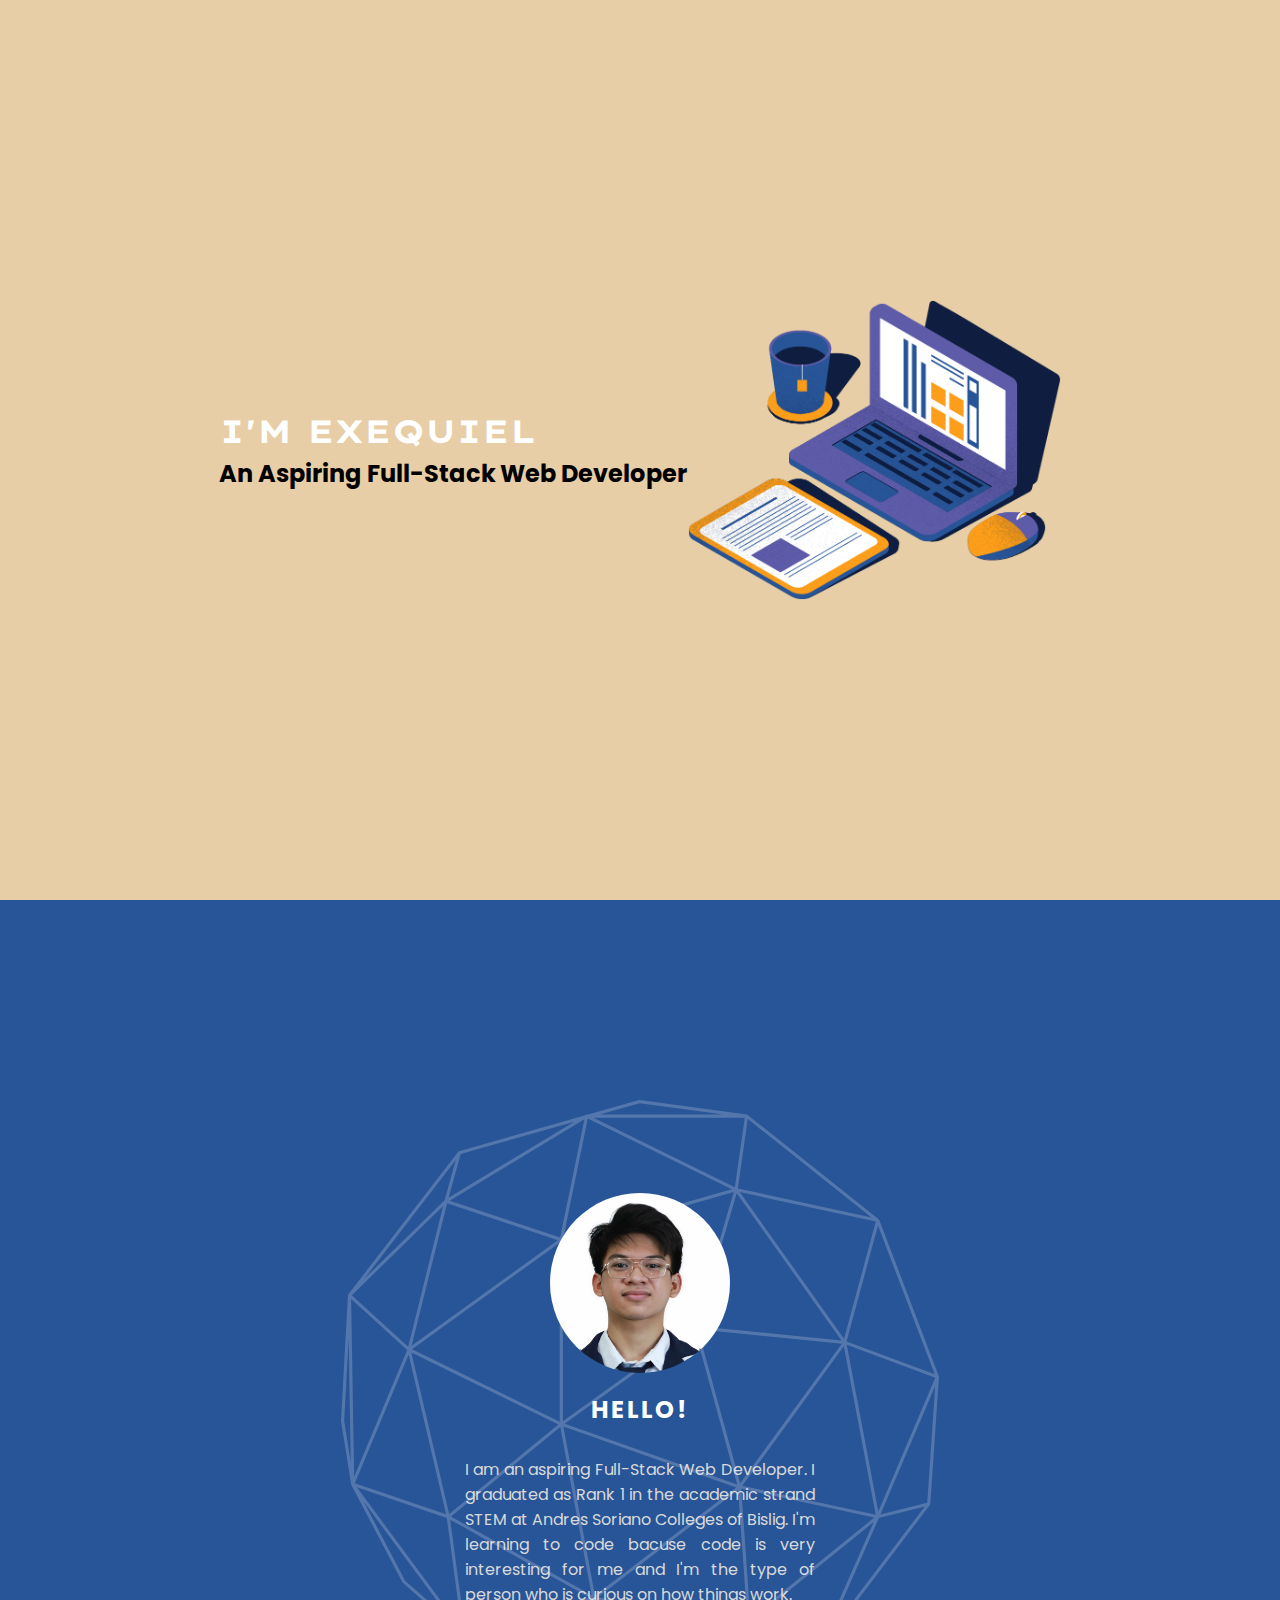
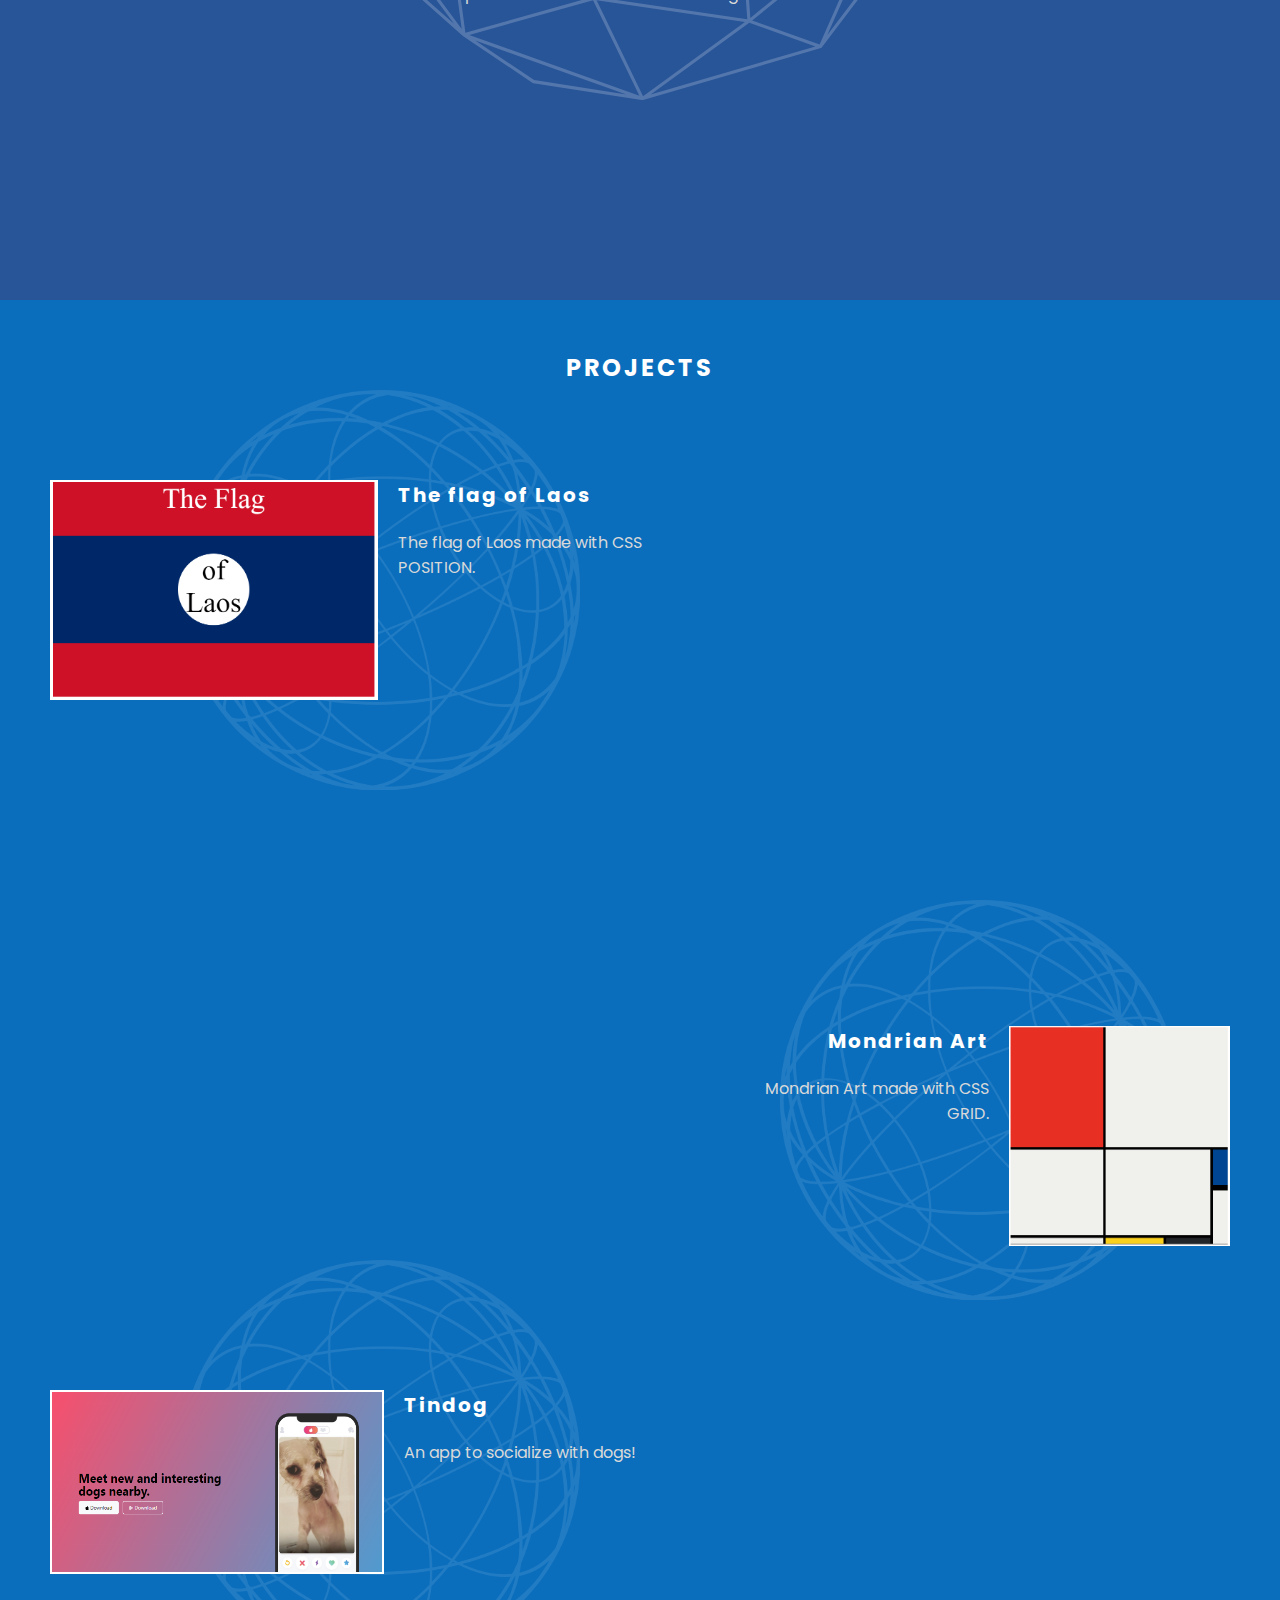
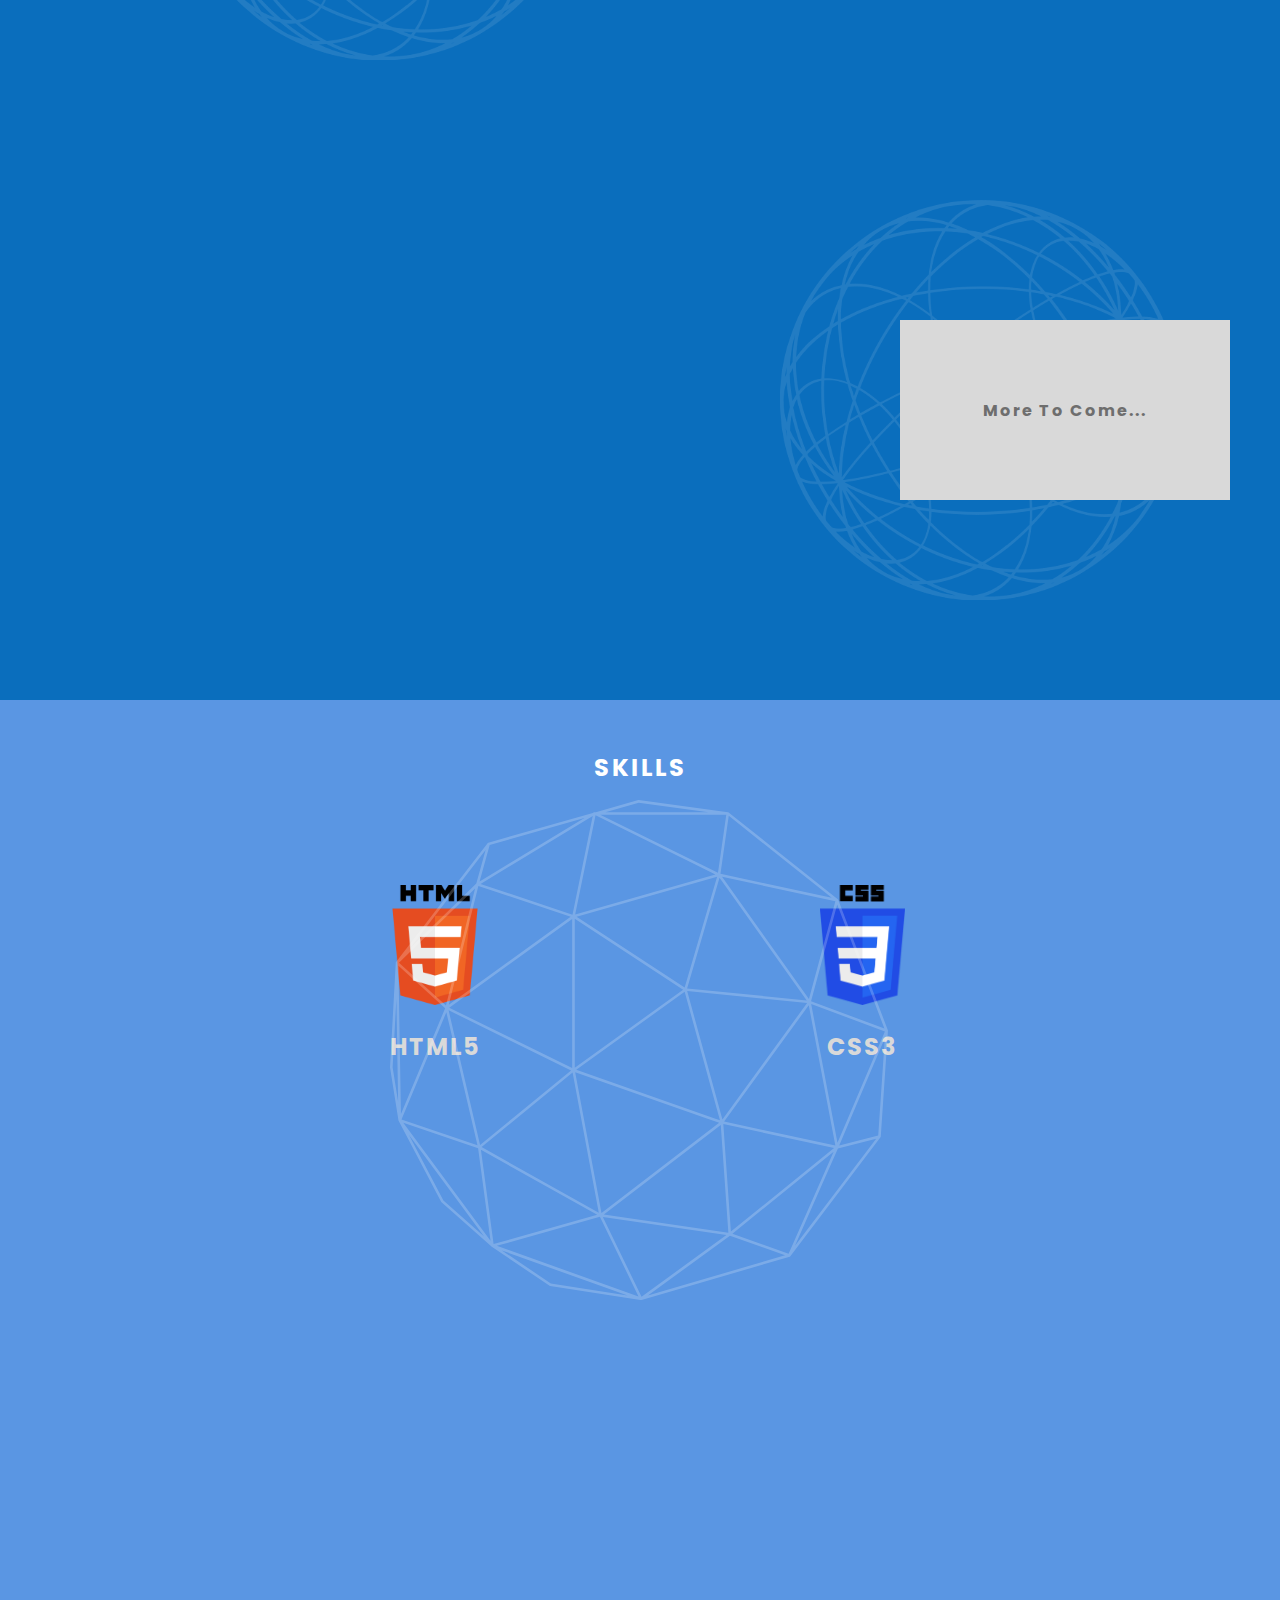
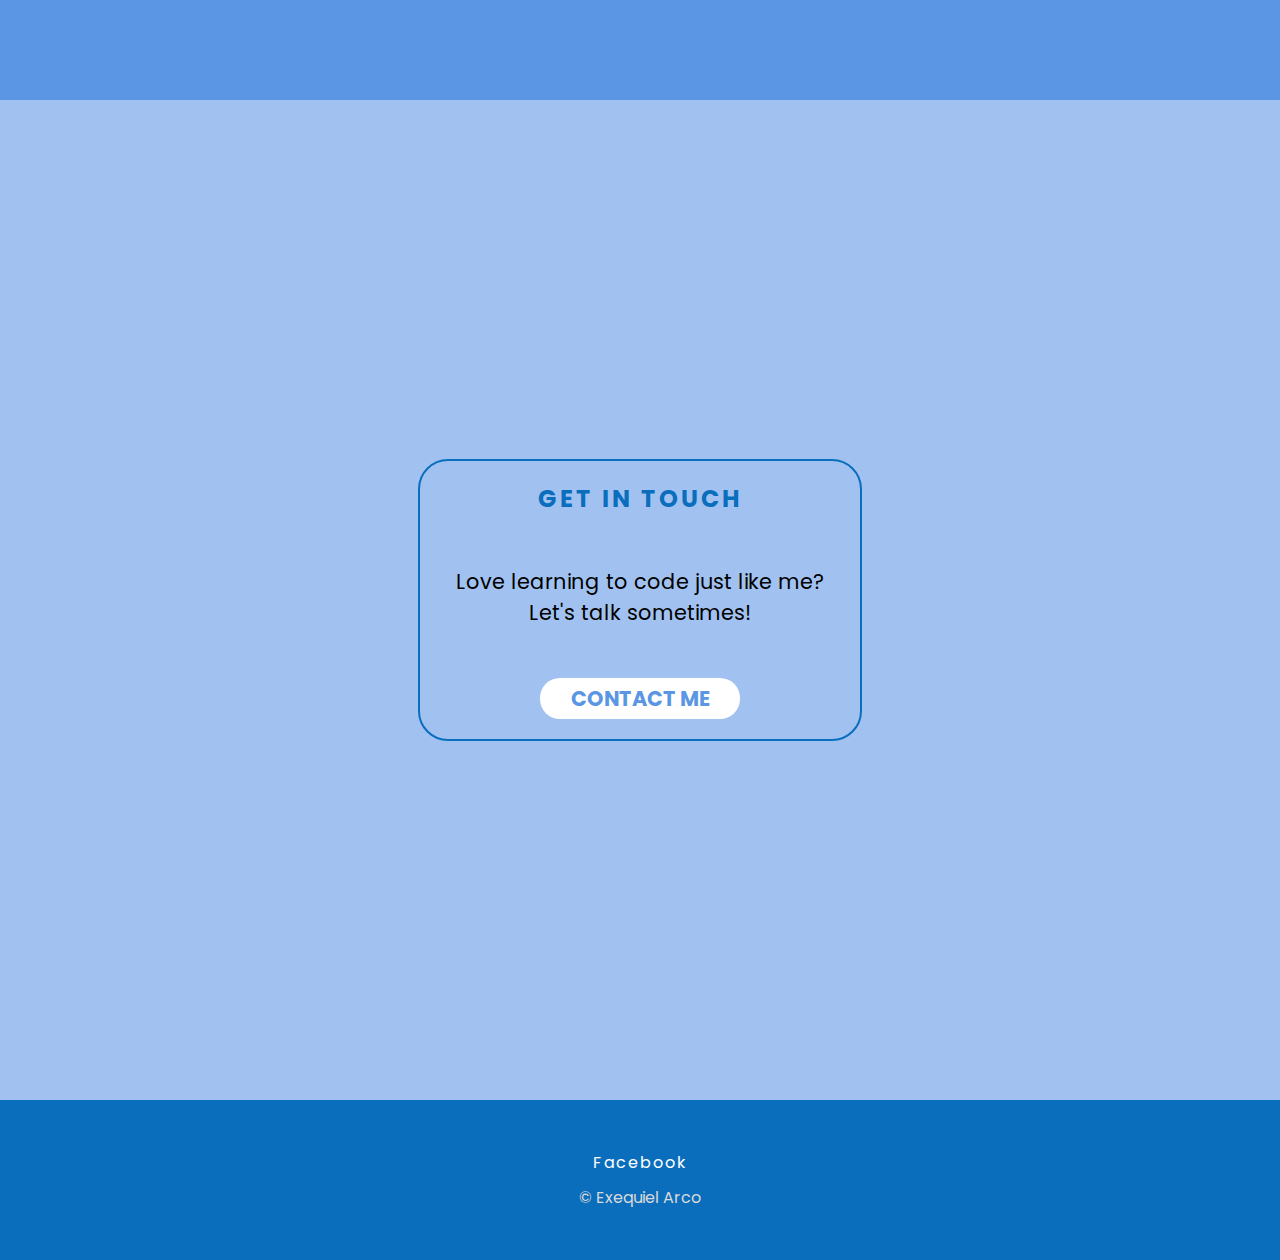
<file: index.html>
<!DOCTYPE html>
<html lang="en">
<head>
  <meta charset="UTF-8">
  <meta name="viewport" content="width=device-width, initial-scale=1.0">
  <link rel="stylesheet" href="style.css">
  <title>Personal Website Project</title>
</head>
  
  <div class="top-container">
    <div class="top-container-contents">
      <h1 class="name">I'M EXEQUIEL</h1>
      <h2 class="name-sub-heading">An Aspiring Full-Stack Web Developer</h2>
    </div>
    <img src="./images/a2a51aae-9ea3-49cb-b328-657bd800af7e.png" alt="laptop-image" class="laptop-image">
  </div>

  <div class="second-container">
      <img src="./images/357618589_1390358414860520_4460185283256154709_n.jpg" alt="Exequiel's pcture" class="profile-image">
      <div class="second-container-texts">
        <h2 class="hello-sub-heading">HELLO!</h2>
        <p class="about-me">
          I am an aspiring Full-Stack Web Developer. I graduated as Rank 1 in the academic strand STEM at Andres Soriano Colleges of Bislig. I'm learning to code bacuse code is very interesting for me and I'm the type of person who is curious on how things work.
        </p>
      </div>
    <img src="./images/s2-1.svg" alt="abstract background picture" class="abstract-background-picture-1">
  </div> 

  <div class="third-container">
    <h2 class="projects-sub-heading">
      PROJECTS
    </h2>

    <img src="./images/2nd-bg.webp" alt="abstract background picture" class="abstract-background-picture-2a">
    <div class="first-project">
      <a href="./projects/flag.html" target="_blank">
        <img src="./images/flag-of-laos.png" alt="flag of laos" class="flag-of-laos-picture">
      </a>
      <div class="project-description-container">
        <a href="./projects/flag.html" target="_blank" class="project-titles">
          <p class="project-name">The flag of Laos</p>
        </a>
        <p class="project-description">
          The flag of Laos  made with CSS POSITION.
        </p>
      </div>
    </div>

    <img src="./images/2nd-bg.webp" alt="abstract background picture" class="abstract-background-picture-2b">
    <div class="second-project">
      <div class="project2-description-container">
        <a href="./projects/mondiran.html" target="_blank" class="project-titles">
          <p class="project2-name">Mondrian Art</p>
        </a>
        <p class="project2-description">
          Mondrian Art made with CSS GRID.
        </p>
      </div>
      <a href="./projects/mondiran.html" target="_blank">
        <img src="./images/mondrian.png" alt="modrian art picture" class="modrian-art-picture">
      </a>
    </div>

    
  </div>

  <div class="third-container-2">
    <img src="./images/2nd-bg.webp" alt="abstract background picture" class="abstract-background-picture-2c">
    <div class="third-project">
      <a href="./projects/tindog.html" target="_blank">
        <img src="images/tindog.png" alt="tindog website" class="tindog-picture">
      </a>
      
      <div class="project3-description-container">
        <a href="./projects/tindog.html" target="_blank" class="project-titles">
          <p class="project3-name">Tindog</p>
        </a>
        <p class="project3-description">
          An app to socialize with dogs!
        </p>
      </div>
    </div>

    <img src="./images/2nd-bg.webp" alt="abstract background picture" class="abstract-background-picture-2d">
    <div class="fourth-project">
      <div class="project4-description-container">
        <p class="project4-name">More To Come...</p>
      </div>
    </div>
  </div>

  <div class="fifth-container">
    <img src="./images/s2-1.svg" alt="abstract background picture" class="abstract-background-picture-5th">
    <h2 class="skills-sub-heading">SKILLS</h2>
    <div class="skills-container">
      <div class="html">
        <img src="./images/HTML5_logo_and_wordmark.svg.png" alt="html5 logo" class="html-logo logo">
        <h2 class="t-html">HTML5</h2>
      </div>
      <div class="css">
        <img src="./images/css_logo.png" alt="css logo" class="css-logo logo">
        <h2 class="t-css">CSS3</h2>
      </div>
    </div>
  </div>

  <div class="sixth-container">
    <div class="sixth-container-contents">
      <h2 class="get-in-touch">
        GET IN TOUCH
      </h2>
      <p class="short-description">
        Love learning to code just like me? Let's talk sometimes!
      </p>
      <button class="contact-me-button">
        CONTACT ME
      </button>
    </div>
  </div>

  <div class="footer">
    <a href="https://www.facebook.com/x232426" class="facebook-link" target="_blank">
      Facebook
    </a>
    <div class="credits">
      © Exequiel Arco
    </div>
  </div>
</body>
</html>
</file>
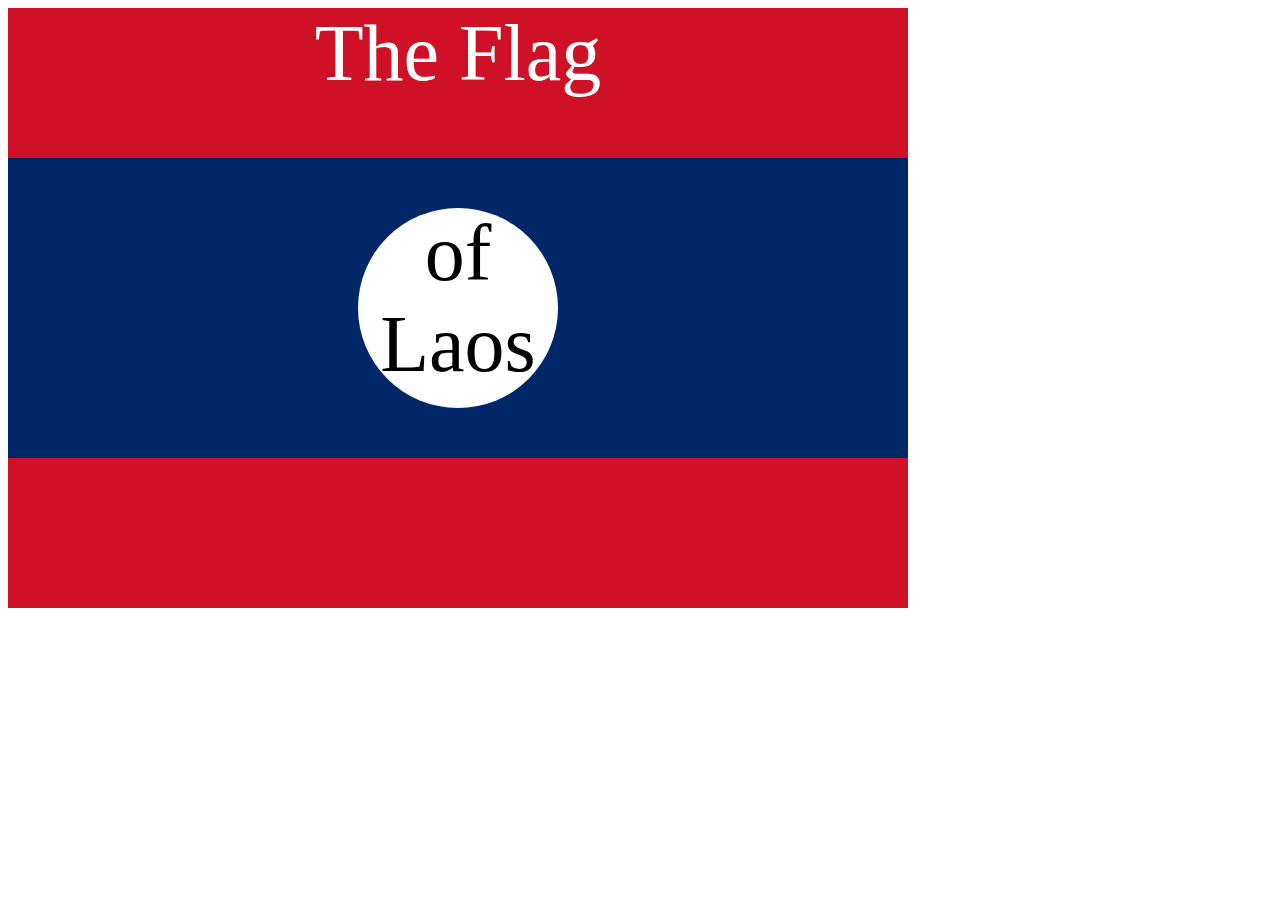
<file: projects/flag.html>
<!DOCTYPE html>
<html lang="en">

<head>
  <meta charset="UTF-8">
  <title>CSS Flag Project</title>
  <style>
    .flag {
      background-color: rgb(206, 17, 38);
      width: 900px;
      height: 600px;
      position: relative;
    }

    .flag > div {
      background-color: rgb(0, 40, 104);
      height: 300px;
      width: 100%;
      position: absolute;
      top: 150px;
    }

    .flag > div > div {
      background-color: white;
      height: 200px;
      width: 200px;
      border-radius: 50%;
      position: relative;
      top: 50px;
      left: 350px;
    }

    p {
      color: white;
      font-size: 5rem;
      text-align: center;
      padding: 0;
      margin: 0;
    }

    .flag > div > div > p {
      color: black;
    }
  </style>
</head>

<body>
  <div class="flag">
    <p>The Flag</p>
    <div>
      <div>
        <p>of Laos</p>
      </div>
    </div>
  </div>
</body>

</html>
</file>
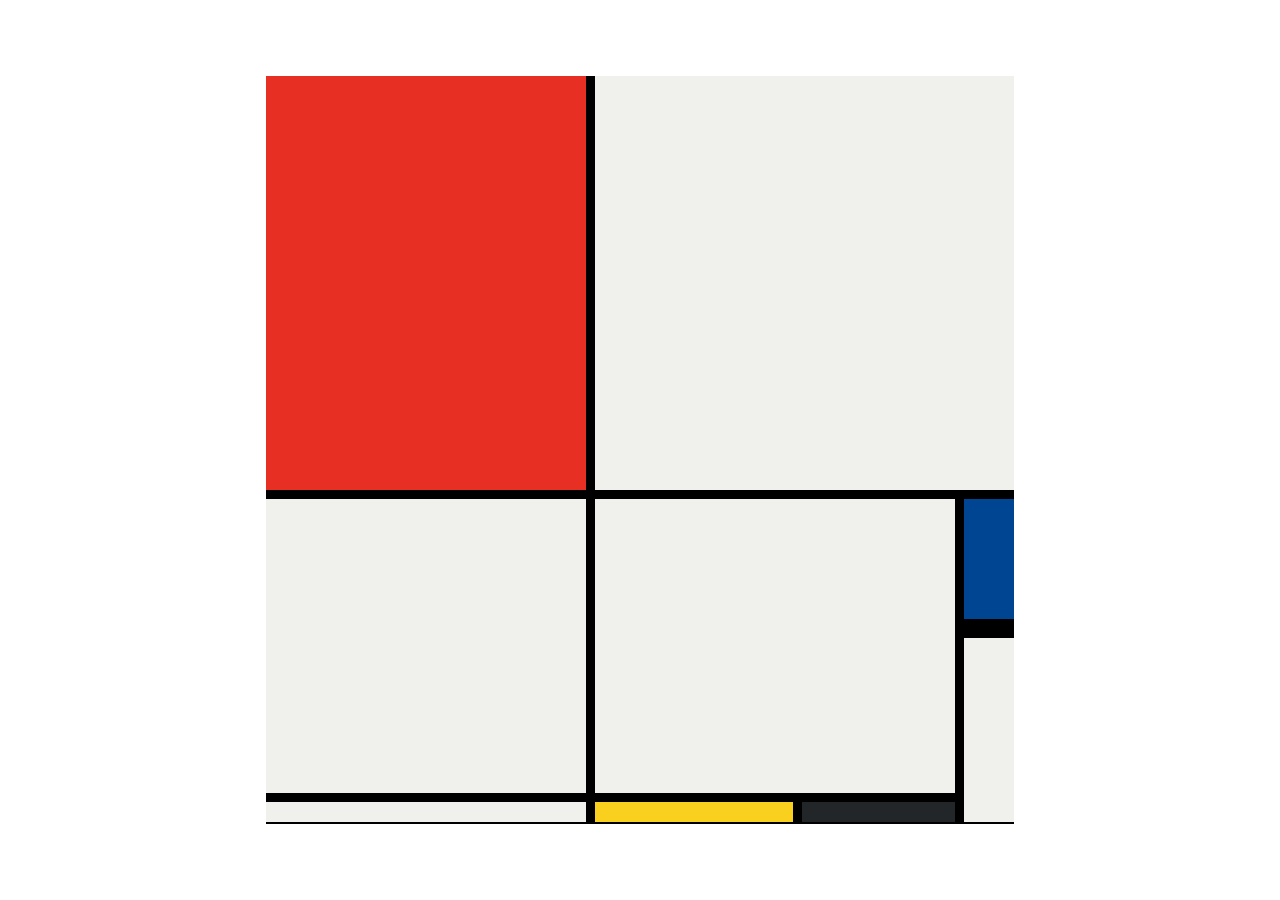
<file: projects/mondiran.html>
<!DOCTYPE html>
<html lang="en">

<head>
  <meta charset="UTF-8">
  <meta name="viewport" content="width=device-width, initial-scale=1.0">
  <title>Mondrian Project</title>
  <style>

    body {
      display: flex;
      justify-content: center;
      align-items: center;
      height: 100vh;
      margin: 0;
      padding: 0;
    }

    .grid-container {
      background-color: #000;
      height: 748px;
      width: 748px;
      display: grid;
      grid-template-columns: 320px 198px 153px 50px;
      grid-template-rows: 414px 130px 155px 20px;
      gap: 9px;
    }

    .item {
      background-color:  #F0F1EC;
    }

    .red {
      background-color: #E72F24;
      grid-area: 1 / 1 / 1 / 1;
    }

    .white1 {
      background-color: #F0F1EC;
      grid-column: span 3;
    }

    .white2 {
      grid-row: span 2;
    }

    .white3 {
      /* grid-area: 2 / 2 / 4 / 4; */
      grid-column: span 2;
      grid-row: span 2;
    }

    .white4 {
      /* grid-row: span 2; */
      grid-area: 3 / 4 / 5 / 5;
    }

    .blue {
      background-color: #004592;
      border-bottom: 10px solid black;
    }

    .yellow {
      background-color: #F9D01E;

    }

    .black {
      background-color: #232629;
    }
  </style>
</head>

<body>
  <div class="grid-container">
    <div class="item red"></div>
    <div class="item white1"></div>
    <div class="item white2"></div>
    <div class="item white3"></div>

    <div class="item blue"></div>
    <div class="item white4"></div>

    <div class="item"></div>
    <div class="item yellow"></div>
    <div class="item black"></div>
  </div>
</body>

</html>
</file>
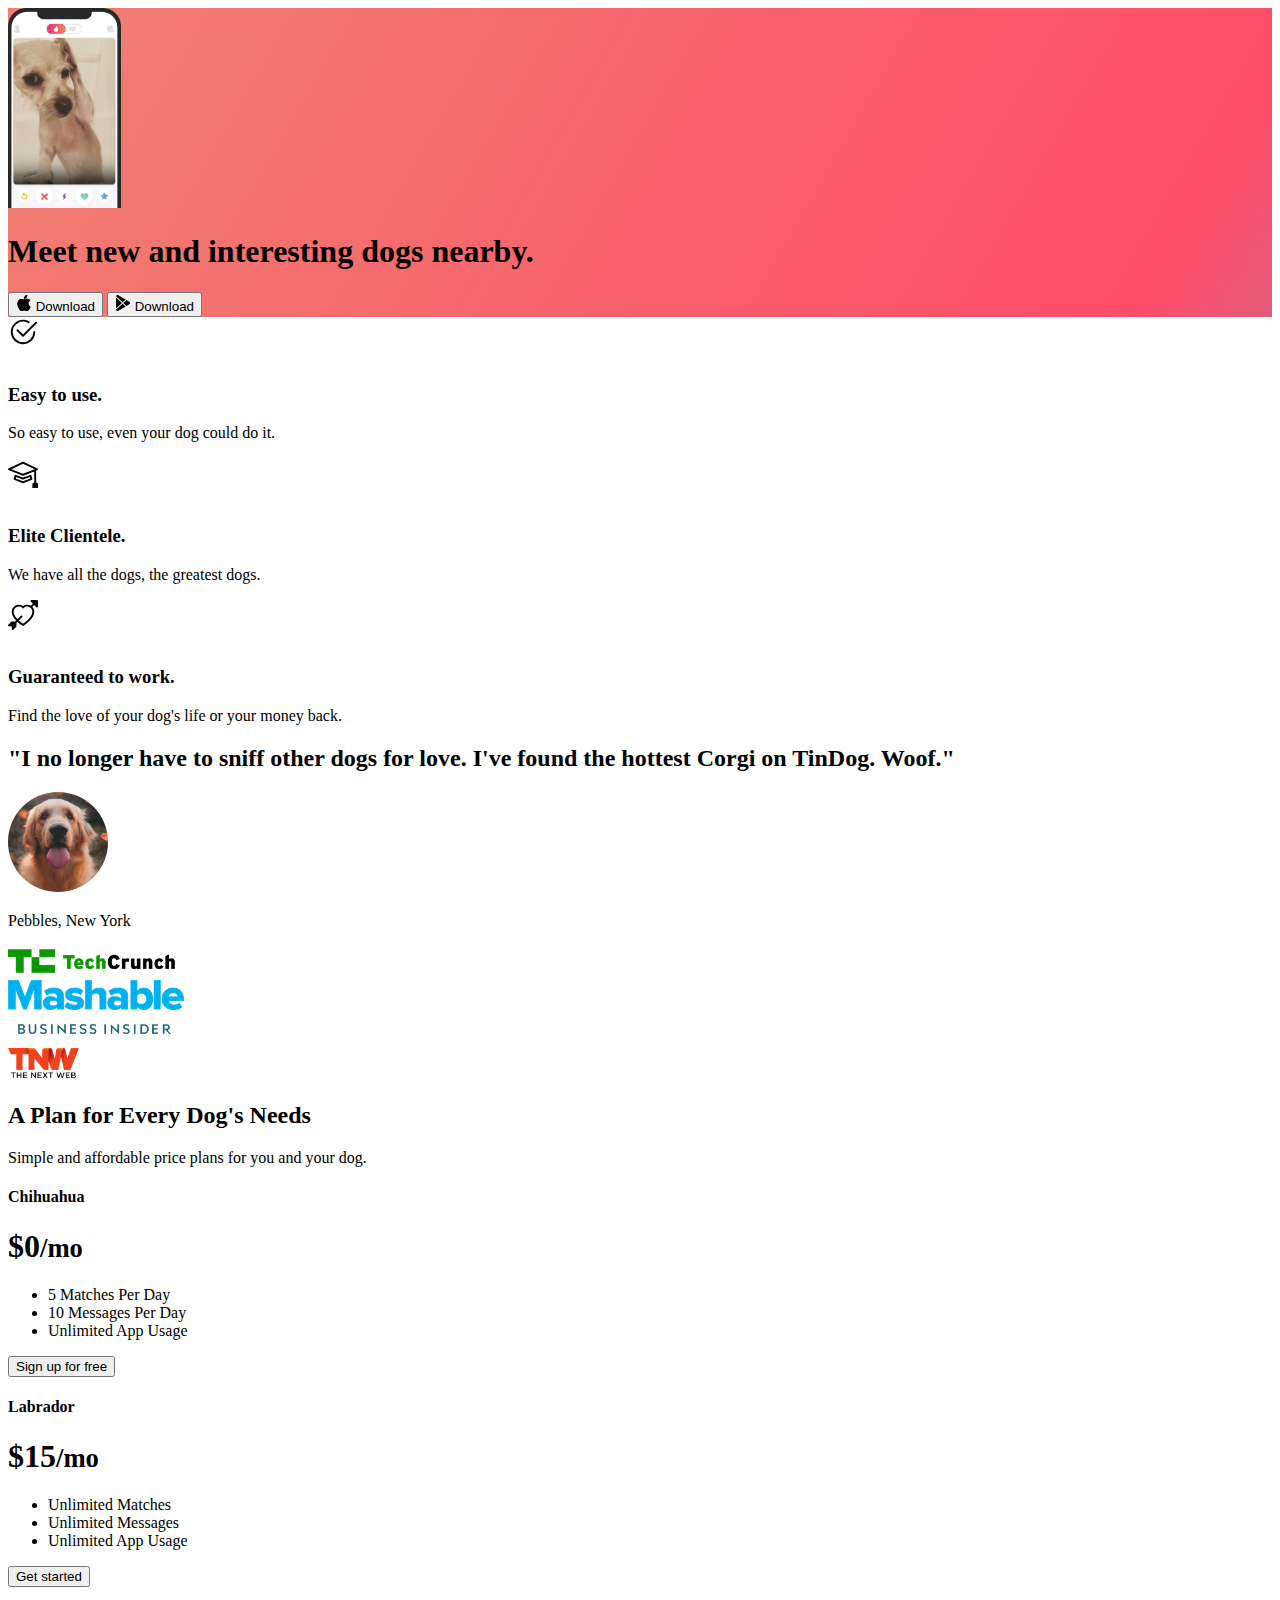
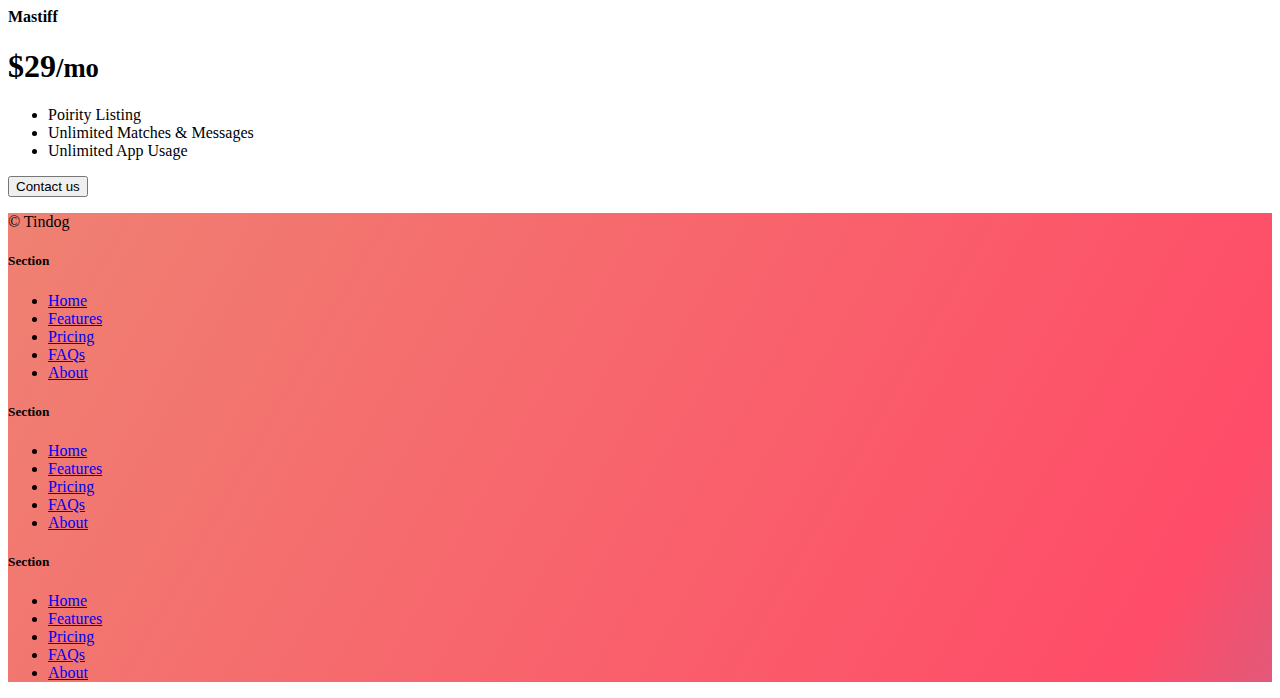
<file: projects/tindog.html>
<!DOCTYPE html>
<html lang="en">

<head>
  <meta charset="UTF-8">
  <meta name="viewport" content="width=device-width, initial-scale=1.0">
  <title>TinDog</title>
  <link href="https://cdn.jsdelivr.net/npm/bootstrap@5.3.0/dist/css/bootstrap.min.css" rel="stylesheet" integrity="sha384-9ndCyUaIbzAi2FUVXJi0CjmCapSmO7SnpJef0486qhLnuZ2cdeRhO02iuK6FUUVM" crossorigin="anonymous">
  <link rel="stylesheet" href="./style.css">
</head>

<body>
  <!-- Title -->
  <section id="title" class="gradient-background">
    <div class="container col-xxl-8 px-4 pt-5">
      <div class="row flex-lg-row-reverse align-items-center g-5 pt-5">
        <div class="col-10 col-sm-8 col-lg-6">
          <img src="./images/iphone.png" class="d-block mx-lg-auto img-fluid" alt="Bootstrap Themes" height="200" loading="lazy">
        </div>
        <div class="col-lg-6">
          <h1 class="display-5 fw-bold text-body-emphasis lh-1 mb-3">Meet new and interesting dogs nearby.</h1>
          <div class="d-grid gap-2 d-md-flex justify-content-md-start">
            <button type="button" class="btn btn-light btn-lg px-4 me-md-2">
              <svg xmlns="http://www.w3.org/2000/svg" width="16" height="16" fill="currentColor" class="bi bi-apple mb-1" viewBox="0 0 16 16">
                <path d="M11.182.008C11.148-.03 9.923.023 8.857 1.18c-1.066 1.156-.902 2.482-.878 2.516.024.034 1.52.087 2.475-1.258.955-1.345.762-2.391.728-2.43Zm3.314 11.733c-.048-.096-2.325-1.234-2.113-3.422.212-2.189 1.675-2.789 1.698-2.854.023-.065-.597-.79-1.254-1.157a3.692 3.692 0 0 0-1.563-.434c-.108-.003-.483-.095-1.254.116-.508.139-1.653.589-1.968.607-.316.018-1.256-.522-2.267-.665-.647-.125-1.333.131-1.824.328-.49.196-1.422.754-2.074 2.237-.652 1.482-.311 3.83-.067 4.56.244.729.625 1.924 1.273 2.796.576.984 1.34 1.667 1.659 1.899.319.232 1.219.386 1.843.067.502-.308 1.408-.485 1.766-.472.357.013 1.061.154 1.782.539.571.197 1.111.115 1.652-.105.541-.221 1.324-1.059 2.238-2.758.347-.79.505-1.217.473-1.282Z"></path>
                <path d="M11.182.008C11.148-.03 9.923.023 8.857 1.18c-1.066 1.156-.902 2.482-.878 2.516.024.034 1.52.087 2.475-1.258.955-1.345.762-2.391.728-2.43Zm3.314 11.733c-.048-.096-2.325-1.234-2.113-3.422.212-2.189 1.675-2.789 1.698-2.854.023-.065-.597-.79-1.254-1.157a3.692 3.692 0 0 0-1.563-.434c-.108-.003-.483-.095-1.254.116-.508.139-1.653.589-1.968.607-.316.018-1.256-.522-2.267-.665-.647-.125-1.333.131-1.824.328-.49.196-1.422.754-2.074 2.237-.652 1.482-.311 3.83-.067 4.56.244.729.625 1.924 1.273 2.796.576.984 1.34 1.667 1.659 1.899.319.232 1.219.386 1.843.067.502-.308 1.408-.485 1.766-.472.357.013 1.061.154 1.782.539.571.197 1.111.115 1.652-.105.541-.221 1.324-1.059 2.238-2.758.347-.79.505-1.217.473-1.282Z"></path>
              </svg> Download
            </button>
            <button type="button" class="btn btn-outline-light btn-lg px-4">
              <svg xmlns="http://www.w3.org/2000/svg" width="16" height="16" fill="currentColor" class="bi bi-google-play mb-1" viewBox="0 0 16 16">
                <path d="M14.222 9.374c1.037-.61 1.037-2.137 0-2.748L11.528 5.04 8.32 8l3.207 2.96 2.694-1.586Zm-3.595 2.116L7.583 8.68 1.03 14.73c.201 1.029 1.36 1.61 2.303 1.055l7.294-4.295ZM1 13.396V2.603L6.846 8 1 13.396ZM1.03 1.27l6.553 6.05 3.044-2.81L3.333.215C2.39-.341 1.231.24 1.03 1.27Z"></path>
              </svg> Download
            </button>
          </div>
        </div>
      </div>
    </div>
  </section>
  <!-- Features -->
  <section id="features">
    <div class="container mt-5">
      <div class="row g-4 py-5 row-cols-1 row-cols-lg-3">
        <div class="col d-flex align-items-start">
          <div class="icon-square text-body-emphasis bg-body-secondary d-inline-flex align-items-center justify-content-center fs-4 flex-shrink-0 me-3">
            <img src="./small-icons/check2-circle.svg" alt="checked circle" height="30">
          </div>
          <div>
            <h3 class="fs-2 text-body-emphasis">Easy to use.</h3>
            <p>So easy to use, even your dog could do it.</p>
          </div>
        </div>
        <div class="col d-flex align-items-start">
          <div class="icon-square text-body-emphasis bg-body-secondary d-inline-flex align-items-center justify-content-center fs-4 flex-shrink-0 me-3">
            <img src="./small-icons/mortarboard.svg" alt="hat" height="30">
          </div>
          <div>
            <h3 class="fs-2 text-body-emphasis">Elite Clientele.</h3>
            <p>We have all the dogs, the greatest dogs.</p>
          </div>
        </div>
        <div class="col d-flex align-items-start">
          <div class="icon-square text-body-emphasis bg-body-secondary d-inline-flex align-items-center justify-content-center fs-4 flex-shrink-0 me-3">
            <img src="./small-icons/arrow-through-heart.svg" alt="arrow-through-heart" height="30">
          </div>
          <div>
            <h3 class="fs-2 text-body-emphasis">Guaranteed to work.</h3>
            <p>Find the love of your dog's life or your money back.</p>
          </div>
        </div>
      </div>
    </div>
  </section>
  <!-- Testimonial -->
  <section id="testimonial">
    <div class="my-5">
      <div class="p-5 text-center bg-body-tertiary">
        <div class="container py-5">
          <h2 class="text-body-emphasis">"I no longer have to sniff other dogs for love. I've found the hottest Corgi on
            TinDog. Woof."</h2>
          <img class="profile-img mt-5" src="./images/dog-img.jpg" alt="dog image">
          <p class="col-lg-8 mx-auto lead mt-2">
            Pebbles, New York
          </p>
        </div>

        <div class="container">
          <div class="row">
            <div class="col-lg-3 col-sm-12">
              <img src="./images/techcrunch.png" alt="techcrunch" height="30">
            </div>
            <div class="col-lg-3 col-sm-12">
              <img src="./images/mashable.png" alt="mashable" height="30">
            </div>
            <div class="col-lg-3 col-sm-12">
              <img src="./images/bizinsider.png" alt="bizinsider" height="30">
            </div>
            <div class="col-lg-3 col-sm-12">
              <img src="./images/tnw.png" alt="tnw" height="30">
            </div>
          </div>
        </div>
      </div>
    </div>
  </section>
  <!-- Pricing -->
  <section id="pricing">
    <div class="container">
      <header>
        <div class="pricing-header p-3 pb-md-4 mx-auto text-center">
          <h2 class="display-4 fw-normal text-body-emphasis">A Plan for Every Dog's Needs</h2>
          <p class="fs-5 text-body-secondary">Simple and affordable price plans for you and your dog.</p>
        </div>
      </header>
        <div class="row row-cols-1 row-cols-md-3 mb-3 text-center">
          <div class="col">
            <div class="card mb-4 rounded-3 shadow-sm">
              <div class="card-header py-3">
                <h4 class="my-0 fw-normal">Chihuahua</h4>
              </div>
              <div class="card-body">
                <h1 class="card-title pricing-card-title">$0<small class="text-body-secondary fw-light">/mo</small></h1>
                <ul class="list-unstyled mt-3 mb-4">
                  <li>5 Matches Per Day</li>
                  <li>10 Messages Per Day</li>
                  <li>Unlimited App Usage</li>
                </ul>
                <button type="button" class="w-100 btn btn-lg btn-outline-dark" >Sign up for free</button>
              </div>
            </div>
          </div>
          <div class="col">
            <div class="card mb-4 rounded-3 shadow-sm">
              <div class="card-header py-3">
                <h4 class="my-0 fw-normal">Labrador</h4>
              </div>
              <div class="card-body">
                <h1 class="card-title pricing-card-title">$15<small class="text-body-secondary fw-light">/mo</small></h1>
                <ul class="list-unstyled mt-3 mb-4">
                  <li>Unlimited Matches</li>
                  <li>Unlimited Messages</li>
                  <li>Unlimited App Usage</li>
                </ul>
                <button type="button" class="w-100 btn btn-lg btn-dark">Get started</button>
              </div>
            </div>
          </div>
          <div class="col">
            <div class="card mb-4 rounded-3 shadow-sm border-dark">
              <div class="card-header py-3 text-bg-dark border-dark">
                <h4 class="my-0 fw-normal">Mastiff</h4>
              </div>
              <div class="card-body">
                <h1 class="card-title pricing-card-title">$29<small class="text-body-secondary fw-light">/mo</small></h1>
                <ul class="list-unstyled mt-3 mb-4">
                  <li>Poirity Listing</li>
                  <li>Unlimited Matches & Messages</li>
                  <li>Unlimited App Usage</li>
                </ul>
                <button type="button" class="w-100 btn btn-lg btn-dark">Contact us</button>
              </div>
            </div>
          </div>
        </div>
    </div>
  </section>
  <!-- Footer -->
  <section id="contact" class="gradient-background">
    <div class="container ">
      <footer class="row row-cols-1 row-cols-sm-2 row-cols-md-5 py-5 mt-5">
        <div class="col mb-3">

          <p class="text-body-secondary">© Tindog</p>
        </div>

        <div class="col mb-3">

        </div>

        <div class="col mb-3">
          <h5>Section</h5>
          <ul class="nav flex-column">
            <li class="nav-item mb-2"><a href="#" class="nav-link p-0 text-body-secondary">Home</a></li>
            <li class="nav-item mb-2"><a href="#" class="nav-link p-0 text-body-secondary">Features</a></li>
            <li class="nav-item mb-2"><a href="#" class="nav-link p-0 text-body-secondary">Pricing</a></li>
            <li class="nav-item mb-2"><a href="#" class="nav-link p-0 text-body-secondary">FAQs</a></li>
            <li class="nav-item mb-2"><a href="#" class="nav-link p-0 text-body-secondary">About</a></li>
          </ul>
        </div>

        <div class="col mb-3">
          <h5>Section</h5>
          <ul class="nav flex-column">
            <li class="nav-item mb-2"><a href="#" class="nav-link p-0 text-body-secondary">Home</a></li>
            <li class="nav-item mb-2"><a href="#" class="nav-link p-0 text-body-secondary">Features</a></li>
            <li class="nav-item mb-2"><a href="#" class="nav-link p-0 text-body-secondary">Pricing</a></li>
            <li class="nav-item mb-2"><a href="#" class="nav-link p-0 text-body-secondary">FAQs</a></li>
            <li class="nav-item mb-2"><a href="#" class="nav-link p-0 text-body-secondary">About</a></li>
          </ul>
        </div>

        <div class="col mb-3">
          <h5>Section</h5>
          <ul class="nav flex-column">
            <li class="nav-item mb-2"><a href="#" class="nav-link p-0 text-body-secondary">Home</a></li>
            <li class="nav-item mb-2"><a href="#" class="nav-link p-0 text-body-secondary">Features</a></li>
            <li class="nav-item mb-2"><a href="#" class="nav-link p-0 text-body-secondary">Pricing</a></li>
            <li class="nav-item mb-2"><a href="#" class="nav-link p-0 text-body-secondary">FAQs</a></li>
            <li class="nav-item mb-2"><a href="#" class="nav-link p-0 text-body-secondary">About</a></li>
          </ul>
        </div>
      </footer>
    </div>
  </section>

  <script src="https://cdn.jsdelivr.net/npm/bootstrap@5.3.0/dist/js/bootstrap.bundle.min.js" integrity="sha384-geWF76RCwLtnZ8qwWowPQNguL3RmwHVBC9FhGdlKrxdiJJigb/j/68SIy3Te4Bkz" crossorigin="anonymous"></script>
</body>

</html>
</file>
<file: style.css>
@import url('https://fonts.googleapis.com/css2?family=Lexend+Peta:wght@400;600;700&display=swap');
@import url('https://fonts.googleapis.com/css2?family=Poppins&display=swap');

body {
  margin: 0;
  padding: 0;
}

p {
  margin: 0;
}

/* FIRST CONTAINER */

.top-container {
  background-color: #e7cea6;
  height: 100vh;
  display: flex;
  justify-content: center;
  align-items: center;
}

.laptop-image {
  height: 300px;  
}

.name {
  margin-bottom: 5px;
  font-family: 'Lexend Peta', sans-serif;
  color: white; 
}

.name-sub-heading {
  margin-top: 0px;
  font-family: 'Poppins', sans-serif;
}

/* SECOND CONTAINER */

.second-container {
  background-color: rgb(40, 85, 152);
  display: flex;
  flex-direction: column;
  justify-content: center;
  align-items: center;
  height: 100vh;
  position: relative;
  padding: 50px;
}


.second-container-texts {
  display: flex;
  flex-direction: column;
  justify-content: center;
  align-items: center;
}

.profile-image {
  height: 180px;
  border-radius: 50%;
  z-index: 100;
}

.hello-sub-heading {
  color: white;
  font-family: 'Poppins', sans-serif;
  letter-spacing: 3px;
  margin-bottom: 30px;
}

.about-me {
  color: #d9d9d9;
  font-family: 'Poppins', sans-serif;
  width: 350px;
  text-align: justify;
}

.abstract-background-picture-1 {
  height: 600px;
  position: absolute;
  opacity: 0.2;
  z-index: 0;
}

/* THIRD CONTAINER */

.third-container,
.third-container-2 {
  height: 100vh;
  background-color: rgb(10, 110, 189);
  padding: 50px;
  position: relative;
}

.projects-sub-heading {
  margin-top: 0;
  color: white;
  font-family: 'Poppins', sans-serif;
  text-align: center;
  letter-spacing: 3px;
}

.project-titles{
  text-decoration: none;
}

/* FIRST PROJECT */

.project-description-container {
  width: 250px;
  display: flex;
  flex-direction: column; 
}

.first-project {
  position: absolute;
  top: 130px;
  left: 50px;
  display: flex;
  justify-content: start;
  align-items: start;
  margin-top: 50px;
}

.flag-of-laos-picture {
  height: 220px;
  margin-right: 20px;
}

.project-name {
  color: white;
  font-size: 20px;
  font-family: 'Poppins', sans-serif;
  font-weight: 700;
  text-align: left;
  margin-bottom: 20px;
  letter-spacing: 2px;
}

.project-description {
  font-size: 1rem;
  font-family: 'Poppins', sans-serif;
  text-align: left;
  color: #d9d9d9;
}

/* SECOND PROJECT */

.project2-description-container {
  width: 250px;
  display: flex;
  flex-direction: column; 
}

.second-project {
  position: absolute;
  bottom: 50px;
  right: 50px;
  display: flex;
  justify-content: end;
  align-items: start;
}

.modrian-art-picture {
  height: 220px;
  margin-left: 20px
}

.project2-name {
  color: white;
  font-size: 20px;
  font-family: 'Poppins', sans-serif;
  font-weight: 700;
  text-align: right;
  margin-bottom: 20px;
  letter-spacing: 2px;
}

.project2-description {
  font-size: 1rem;
  font-family: 'Poppins', sans-serif;
  text-align: right;
  color: #d9d9d9;
}

/* THIRD PROJECT */

.third-project {
  position: absolute;
  top: 90px;
  left: 50px;
  display: flex;
  justify-content: start;
  align-items: start;
}

.project3-description-container {
  width: 250px;
  display: flex;
  flex-direction: column;
}

.tindog-picture {
  width: 330px;
  height: 180px;
  margin-right: 20px;
  border: 2px solid white;
}

.project3-name {
  color: white;
  font-family: 'Poppins', sans-serif;
  font-size: 20px;
  font-weight: 700;
  text-align: left;
  margin-bottom: 20px;
  letter-spacing: 2px;
}

.project3-description {
  font-size: 1rem;
  font-family: 'Poppins', sans-serif;
  text-align: left;
  color: #d9d9d9;
}

/* FOURTH PROJECT */

.fourth-project {
  height: 180px;
  width: 330px;
  background-color: #d9d9d9;
  position: absolute;
  bottom: 200px;
  right: 50px;
  display: flex;
  justify-content: center;
  align-items: center;
}

.project4-name {
  font-size: 1rem;
  color: rgb(110, 110, 110);
  font-family: 'Poppins', sans-serif;
  font-weight: 700;
  letter-spacing: 2px;
}

.abstract-background-picture-2a {
  width: 400px;
  position: absolute;
  top: 90px;
  left: 180px;
  opacity: 0.1;
  z-index: 0;
}

.abstract-background-picture-2b {
  width: 400px;
  position: absolute;
  bottom: 0px;
  right: 100px; 
  opacity: 0.1;
  z-index: 0;
}

.abstract-background-picture-2c {
  width: 400px;
  position: absolute;
  top: -40px;
  left: 180px;
  opacity: 0.1;
  z-index: 0;
}

.abstract-background-picture-2d {
  width: 400px;
  position: absolute;
  bottom: 100px;
  right: 100px; 
  opacity: 0.1;
  z-index: 0;
}

/* FIFTH CONTAINER */

.fifth-container {
  background-color: rgb(90, 150, 227);
  height: 100vh;
  padding: 50px;
  position: relative;
}

.abstract-background-picture-5th {
  position: absolute;
  left: 390px;
  top: 100px;
  height: 500px;
  opacity: 0.2;
  z-index: 0;
}

.skills-sub-heading {
  margin-top: 0;
  text-align: center;
  color: white;
  font-family: 'Poppins', sans-serif;
  letter-spacing: 3px;
  margin-bottom: 100px;
}

.skills-container {
  display: flex;
  justify-content: space-evenly;
  align-items: center;
}

.logo {
  height: 120px;
}

.t-html,
.t-css{
  text-align: center;
  color: #d9d9d9;
  letter-spacing: 2px;
  font-family: 'Poppins', sans-serif;
}

/* SIXTH CONTAINER */

.sixth-container {
  height: 100vh;
  background-color: rgb(161, 194, 241);
  padding: 50px;
  display: flex;
  flex-direction: column;
  align-items: center;
  justify-content: center;
}

.sixth-container-contents {
  border: 2px solid rgb(10, 110, 189);
  padding: 20px;
  display: flex;
  flex-direction: column;
  align-items: center;
  border-radius: 30px;
}

.get-in-touch {
  margin-top: 0;
  text-align: center;
  color:rgb(10, 110, 189);
  font-family: 'Poppins', sans-serif;
  letter-spacing: 3px;
  margin-bottom: 50px;
}

.short-description {
  text-align: center;
  font-family: 'Poppins', sans-serif;
  font-size: 1.3rem;
  width: 400px;
  margin-bottom: 50px;
}

.contact-me-button {
  width: 200px;
  border: none;
  background-color: white;
  color:rgb(90, 150, 227);
  font-family: 'Poppins', sans-serif;
  font-weight: 700;
  font-size: 1.3rem;
  padding: 5px 20px;
  border-radius: 20px;
  cursor: pointer;
}

.footer {
  background-color:rgb(10, 110, 189);
  display: flex;
  flex-direction: column;
  align-items: center;
  padding: 50px;
}

.facebook-link {
  color: white;
  text-decoration: none;
  font-family: 'Poppins', sans-serif;
  letter-spacing: 2px;
  margin-bottom: 10px;
}

.credits {
  font-family: 'Poppins', sans-serif  ;
  color: #d9d9d9;
}
</file>
<file: projects/style.css>
.gradient-background {
  background: linear-gradient(300deg, #00bfff, #ff4c68, #ef8172);
  background-size: 180% 180%;
  animation: gradient-animation 18s ease infinite;
}

@keyframes gradient-animation {
  0% {
    background-position: 0% 50%;
  }
  50% {
    background-position: 100% 50%;
  }
  100% {
    background-position: 0% 50%;
  }
}

.icon-square {
  width: 3rem;
  height: 3rem;
  border-radius: 0.75rem;
}

.profile-img {
  border-radius: 50%;
  height: 100px;
}
</file>
